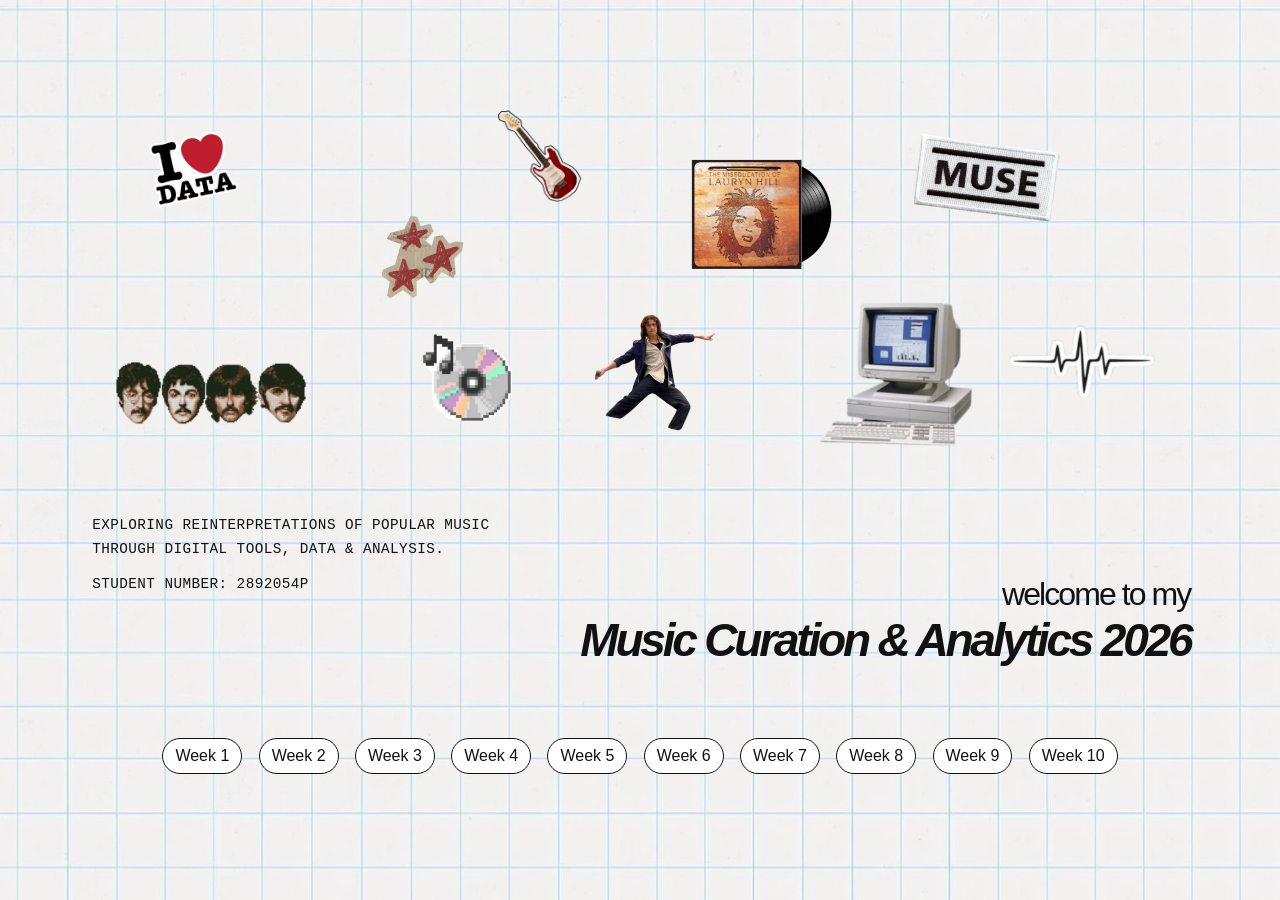
<file: index.html>
<!DOCTYPE html>
<html lang="en">
   <head>
       <meta charset="UTF-8" />
       <meta name="viewport" content="width=device-width, initial-scale=1.0" />
       <title>Music Curation &amp; Analytics 2026</title>
       <link rel="stylesheet" href="style.css">
   </head>
   
   <body>
     
     <main class="homepage">
       
      <div class="stickers">
         <img class="sticker data" src="assets/data.png" alt="I love data sticker">
         <img class="sticker stars" src="assets/stars.png" alt="Three red stars">
         <img class="sticker guitar" src="assets/guitar.png" alt="Red electric guitar">
         <img class="sticker lauryn" src="assets/lauryn.png" alt="Lauryn Hill vinyl">
         <img class="sticker muse" src="assets/muse.png" alt="Muse patch">
         <img class="sticker beatles" src="assets/beatles.png" alt="Pixel Beatles portraits">
         <img class="sticker cd" src="assets/cd.png" alt="Pixel cd disc">
         <img class="sticker ten" src="assets/ten.png" alt="10 things i hate about you">
         <img class="sticker computer" src="assets/computer.png" alt="Desktop computer">
         <img class="sticker wave" src="assets/wave.png" alt="Audio waveform">
      </div>
  
      <section class="intro">
         <p>EXPLORING REINTERPRETATIONS OF POPULAR MUSIC<br>THROUGH DIGITAL TOOLS, DATA &amp; ANALYSIS.</p>
         <p class="student">STUDENT NUMBER: 2892054P</p>
      </section>
           
      <header class="heading">
         <p>welcome to my</p>
         <h1>Music Curation &amp; Analytics 2026</h1>
      </header>

      <nav class="weeks">
         <a href="week1.html">Week 1</a>
         <a href="week2.html">Week 2</a>
         <a href="week3.html">Week 3</a>
         <a href="week4.html">Week 4</a>
         <a href="week5.html">Week 5</a>
         <a href="week6.html">Week 6</a>
         <a href="week7.html">Week 7</a>
         <a href="week8.html">Week 8</a>
         <a href="week9.html">Week 9</a>
         <a href="week10.html">Week 10</a>
      </nav>
        
   </main> 
       
</body>
</html>
</file>
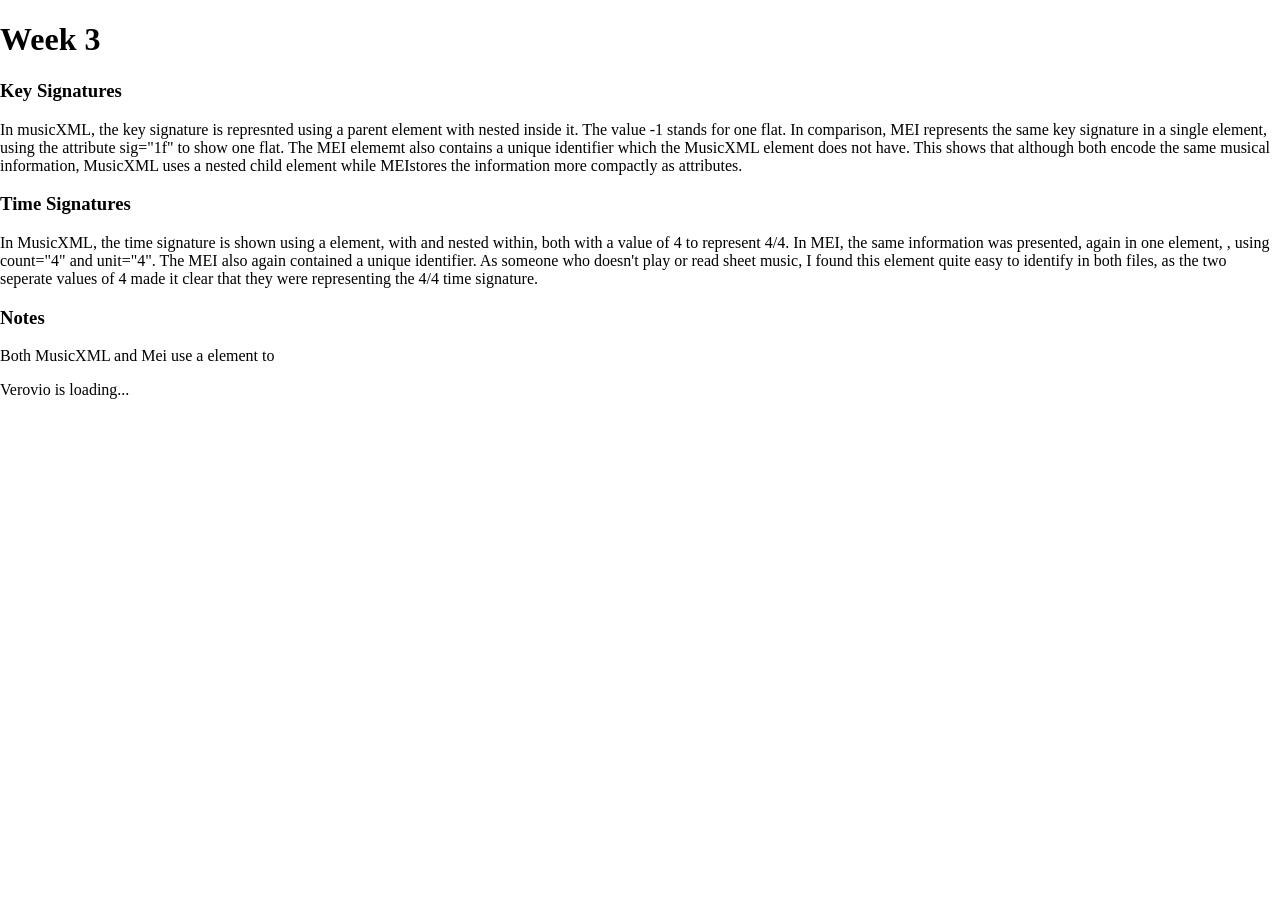
<file: verovio.html>
<!DOCTYPE html>
<html lang="en">
    <!-- Version 1.0 -->
<head>
    <meta charset="utf-8">
    <title>My Piece in Verovio</title>
    <style>
    html, body {
        width: 100%;
        height: 100%;
        margin: 0;
    }
    .box {
        display: flex;
        flex-flow: column;
        height: 100%;
    }
    .box .header {
       flex: 0 1 auto;
    }
    .box #app {
        flex: 1 1 auto;
    }
    </style>
</head>
<body>
    <div class="box">
    <div class="header">
        <h1>Week 3</h1>
        <h3>Key Signatures</h3>
        <p>In musicXML, the key signature is represnted using a <key> parent element with <fifths> nested inside it. The value -1 stands for one flat. In comparison, MEI represents the same key signature in a single <keySig> element, using the attribute sig="1f" to show one flat. The MEI elememt also contains a unique identifier which the MusicXML element does not have. This shows that although both encode the same musical information, MusicXML uses a nested child element while MEIstores the information more compactly as attributes.</p>
        <h3>Time Signatures</h3>
        <p>In MusicXML, the time signature is shown using a <time> element, with <beats> and <beat-type> nested within, both with a value of 4 to represent 4/4. In MEI, the same information was presented, again in one element, <metersig>, using count="4" and unit="4". The MEI also again contained a unique identifier. As someone who doesn't play or read sheet music, I found this element quite easy to identify in both files, as the two seperate values of 4 made it clear that they were representing the 4/4 time signature. </p> 
        <h3>Notes</h3>
        <p>Both MusicXML and Mei use a <note> element to</p>
     </div>
    <div id="app">Verovio is loading...</div>
    <script type="module">
        import 'https://www.verovio.org/javascript/app/verovio-app.js';
        
        const options = {
            defaultView: 'responsive', // default is 'responsive', alternative is 'document'
            defaultZoom: 3, // 0-7, default is 4
            enableResponsive: true, // default is true
            enableDocument: true // default is true
        }
        
        // A MusicXML file
        var file = 'YesterdayUC (1).mei'; //Replace this with your own MEI file, but remember that JavaScript is case sensitive!
        // A MEI file
        //var file = 'https://www.verovio.org/editor/brahms.mei';
        
        const app = new Verovio.App(document.getElementById("app"), options);
        fetch(file)
            .then(function(response) {
                return response.text();
            })
            .then(function(text) {
                app.loadData(text);
            });
    </script>
    </div>
</body>
</html>
</file>
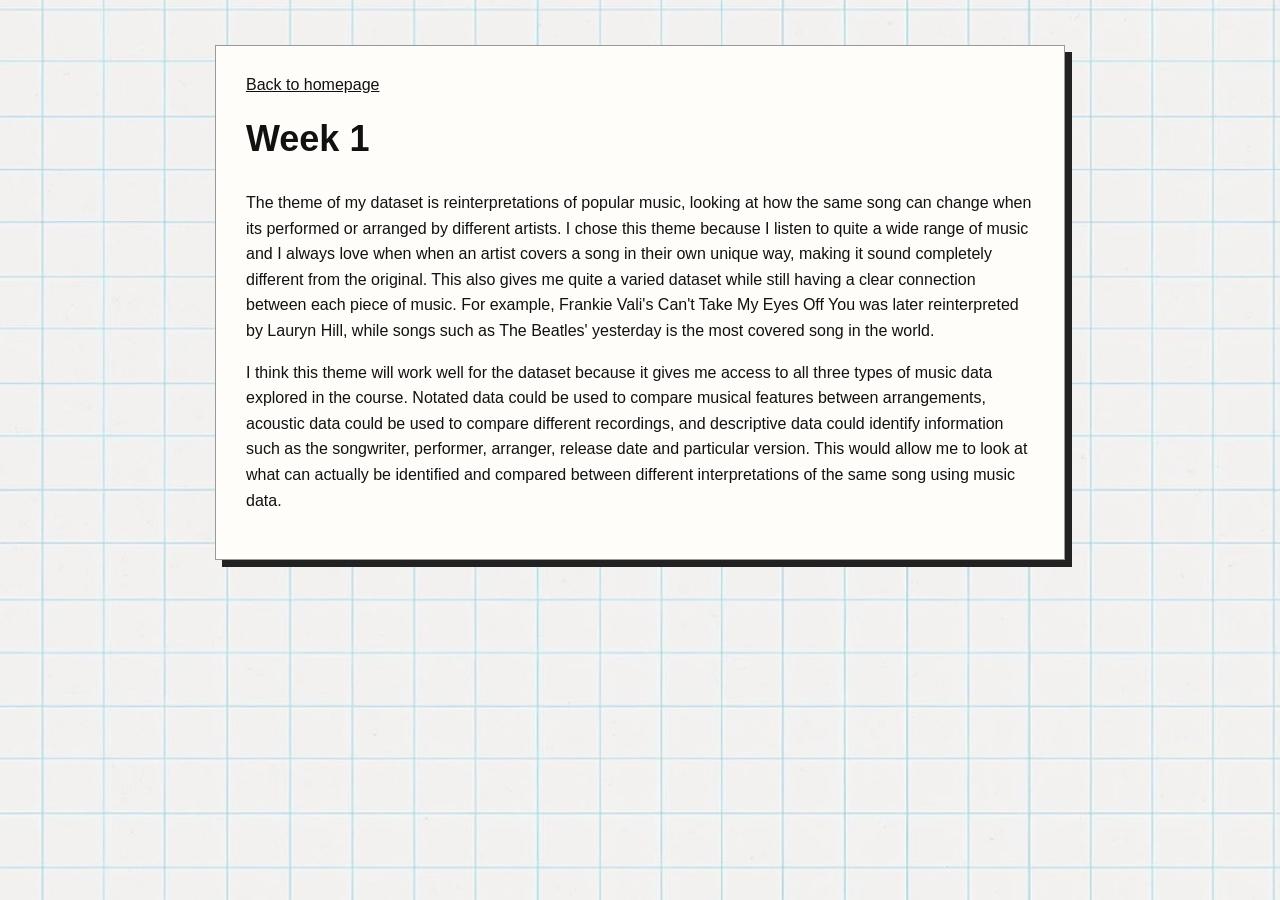
<file: week1.html>
<!DOCTYPE html>
<html>
   <head>
       <meta charset="UTF-8" />
       <meta name="viewport" content="width=device-width, initial-scale=1.0" />
       <title>Week 1 Portfolio</title>
       <link rel="stylesheet" href="style.css" />

       <style>
          .paper{max-width:850px;margin:5vh auto;padding:30px;background:#fffdf9;border:1px solid #999;box-shadow:7px 7px 0 #222}
          .paper h1{font-size:36px}
          .paper a{color:#111}
          .paper section{margin-top:30px}
          .paper p{line-height:1.6}
       </style>
      
   </head>

   <body>
      <main class="paper">
       
       <a href="index.html">Back to homepage</a>

       <h1 id="title">Week 1</h1>

       <section>   
         <p>The theme of my dataset is reinterpretations of popular music, looking at how the same song can change when its performed or arranged by different artists. I chose this theme because I listen to quite a wide range of music and I always love when when an artist covers a song in their own unique way, making it sound completely different from the original. This also gives me quite a varied dataset while still having a clear connection between each piece of music. For example, Frankie Vali's Can't Take My Eyes Off You was later reinterpreted by Lauryn Hill, while songs such as The Beatles' yesterday is the most covered song in the world.</p>
         <p>I think this theme will work well for the dataset because it gives me access to all three types of music data explored in the course. Notated data could be used to compare musical features between arrangements, acoustic data could be used to compare different recordings, and descriptive data could identify information such as the songwriter, performer, arranger, release date and particular version. This would allow me to look at what can actually be identified and compared between different interpretations of the same song using music data.</p>
       </section>

     </main>  
   </body>
</html>
</file>
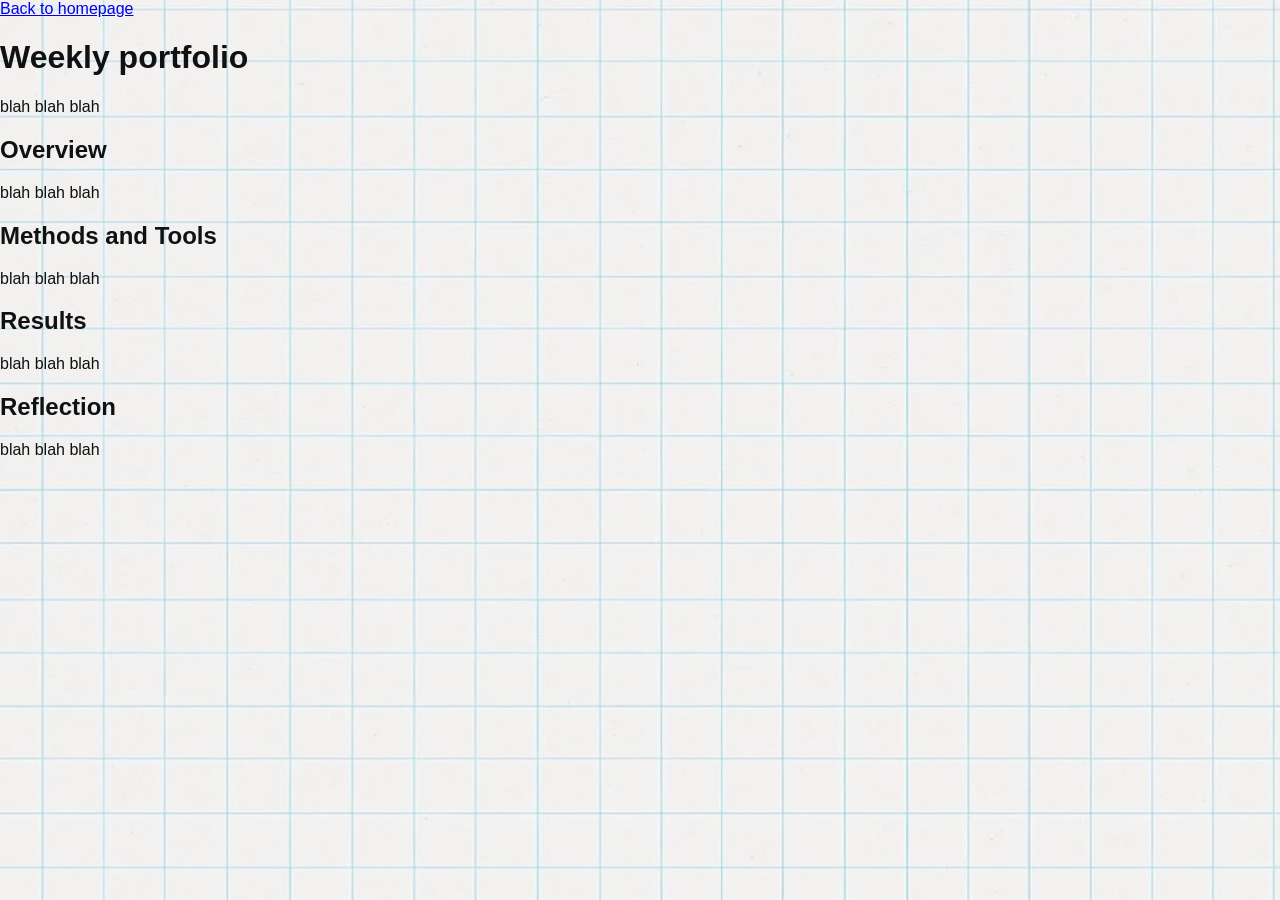
<file: week10.html>
<!DOCTYPE html>
<html>
   <head>
       <meta charset="UTF-8" />
       <meta name="viewport" content="width=device-width, initial-scale=1.0" />
      
       <title>Week 10 Portfolio</title>
     
       <link rel="stylesheet" href="style.css" />

   </head>


   <body>

     <main class="paper">
       
       <a href="index.html">Back to homepage</a>

       <h1 id="title">Weekly portfolio</h1>

       <p>blah blah blah</p>

       <section>   
         <h2>Overview</h2>
         <p>blah blah blah</p>
       </section>

       <section>   
         <h2>Methods and Tools</h2>
         <p>blah blah blah</p>
       </section>

       <section>   
         <h2>Results</h2>
         <p>blah blah blah</p>
       </section>

       <section>   
         <h2>Reflection</h2>
         <p>blah blah blah</p>
       </section>
       
     </main>
       
   </body>
</html>
</file>
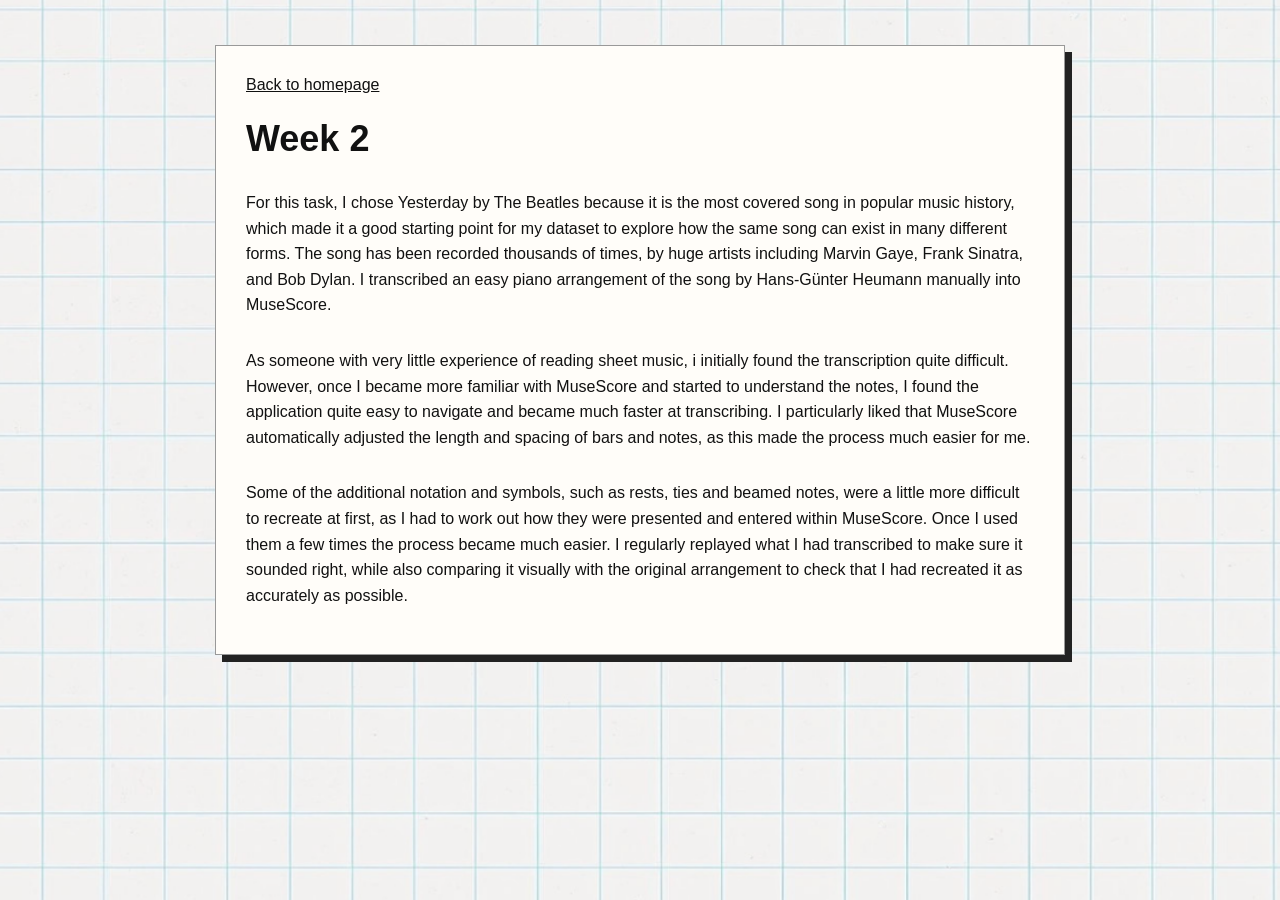
<file: week2.html>
<!DOCTYPE html>
<html>
   <head>
       <meta charset="UTF-8" />
       <meta name="viewport" content="width=device-width, initial-scale=1.0" />
       <title>Week 2 Portfolio</title>
       <link rel="stylesheet" href="style.css" />

       <style>
          .paper{max-width:850px;margin:5vh auto;padding:30px;background:#fffdf9;border:1px solid #999;box-shadow:7px 7px 0 #222}
          .paper h1{font-size:36px}
          .paper a{color:#111}
          .paper section{margin-top:30px}
          .paper p{line-height:1.6}
       </style>
      
   </head>

   <body>
      <main class="paper">
       
       <a href="index.html">Back to homepage</a>

       <h1 id="title">Week 2</h1>

        <section>   
         <p>For this task, I chose Yesterday by The Beatles because it is the most covered song in popular music history, which made it a good starting point for my dataset to explore how the same song can exist in many different forms. The song has been recorded thousands of times, by huge artists including Marvin Gaye, Frank Sinatra, and Bob Dylan. I transcribed an easy piano arrangement of the song by Hans-Günter Heumann manually into MuseScore.</p>
        </section>

       <section>   
         <p>As someone with very little experience of reading sheet music, i initially found the transcription quite difficult. However, once I became more familiar with MuseScore and started to understand the notes, I found the application quite easy to navigate and became much faster at transcribing. I particularly liked that MuseScore automatically adjusted the length and spacing of bars and notes, as this made the process much easier for me.</p>
       </section>

       <section> 
         <p>Some of the additional notation and symbols, such as rests, ties and beamed notes, were a little more difficult to recreate at first, as I had to work out how they were presented and entered within MuseScore. Once I used them a few times the process became much easier. I regularly replayed what I had transcribed to make sure it sounded right, while also comparing it visually with the original arrangement to check that I had recreated it as accurately as possible.</p>
       </section>

     </main>  
   </body>
</html>
</file>
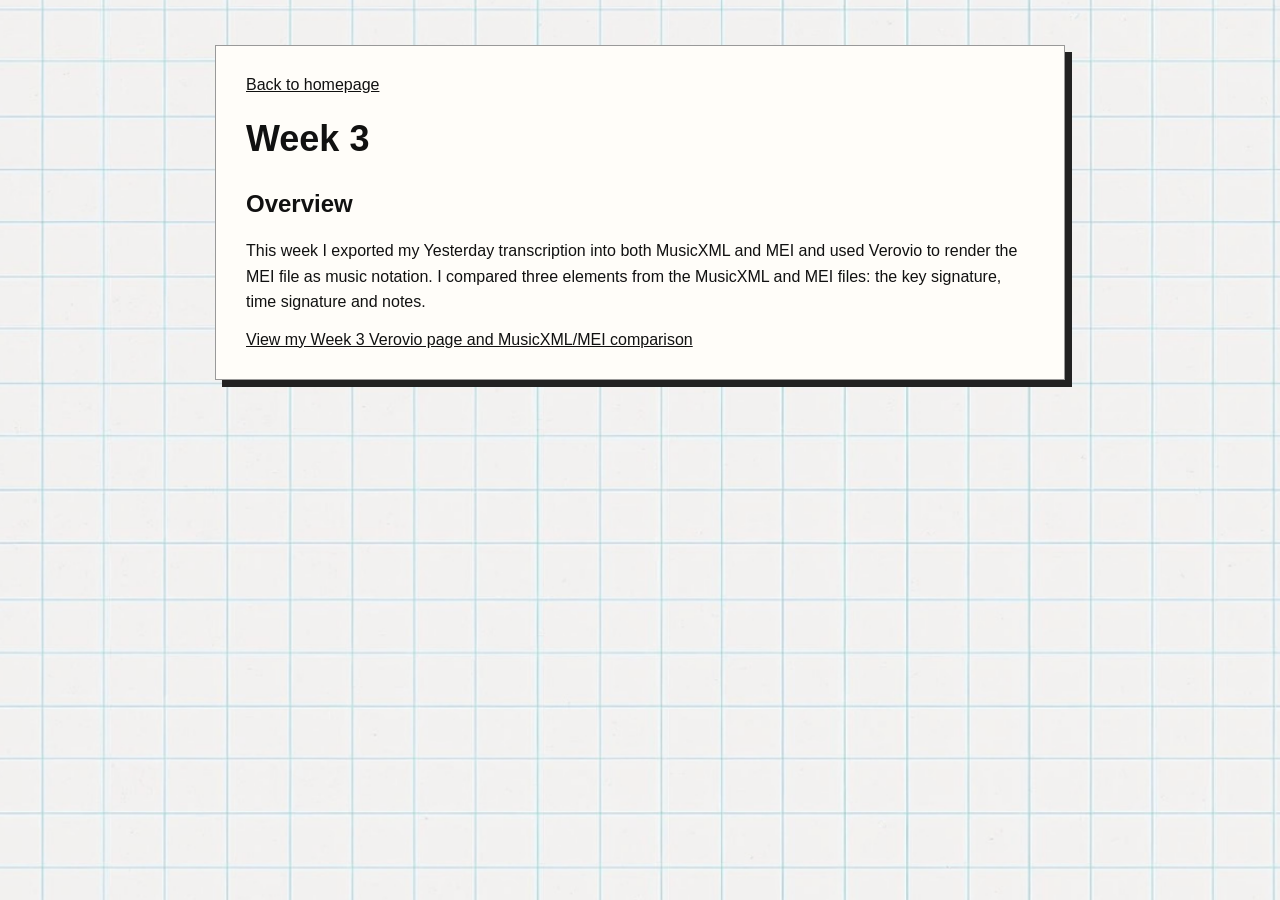
<file: week3.html>
<!DOCTYPE html>
<html>
   <head>
       <meta charset="UTF-8" />
       <meta name="viewport" content="width=device-width, initial-scale=1.0" />
       <title>Week 3 Portfolio</title>
       <link rel="stylesheet" href="style.css" />

       <style>
          .paper{max-width:850px;margin:5vh auto;padding:30px;background:#fffdf9;border:1px solid #999;box-shadow:7px 7px 0 #222}
          .paper h1{font-size:36px}
          .paper a{color:#111}
          .paper section{margin-top:30px}
          .paper p{line-height:1.6}
       </style>
      
   </head>

   <body>
      <main class="paper">
       
       <a href="index.html">Back to homepage</a>

       <h1 id="title">Week 3</h1>

       <section>   
         <h2>Overview</h2>
         <p>This week I exported my Yesterday transcription into both MusicXML and MEI and used Verovio to render the MEI file as music notation. I compared three elements from the MusicXML and MEI files: the key signature, time signature and notes.</p> 
         <a href="verovio.html">View my Week 3 Verovio page and MusicXML/MEI comparison</a>
       </section>

     </main>  
   </body>
</html>
</file>
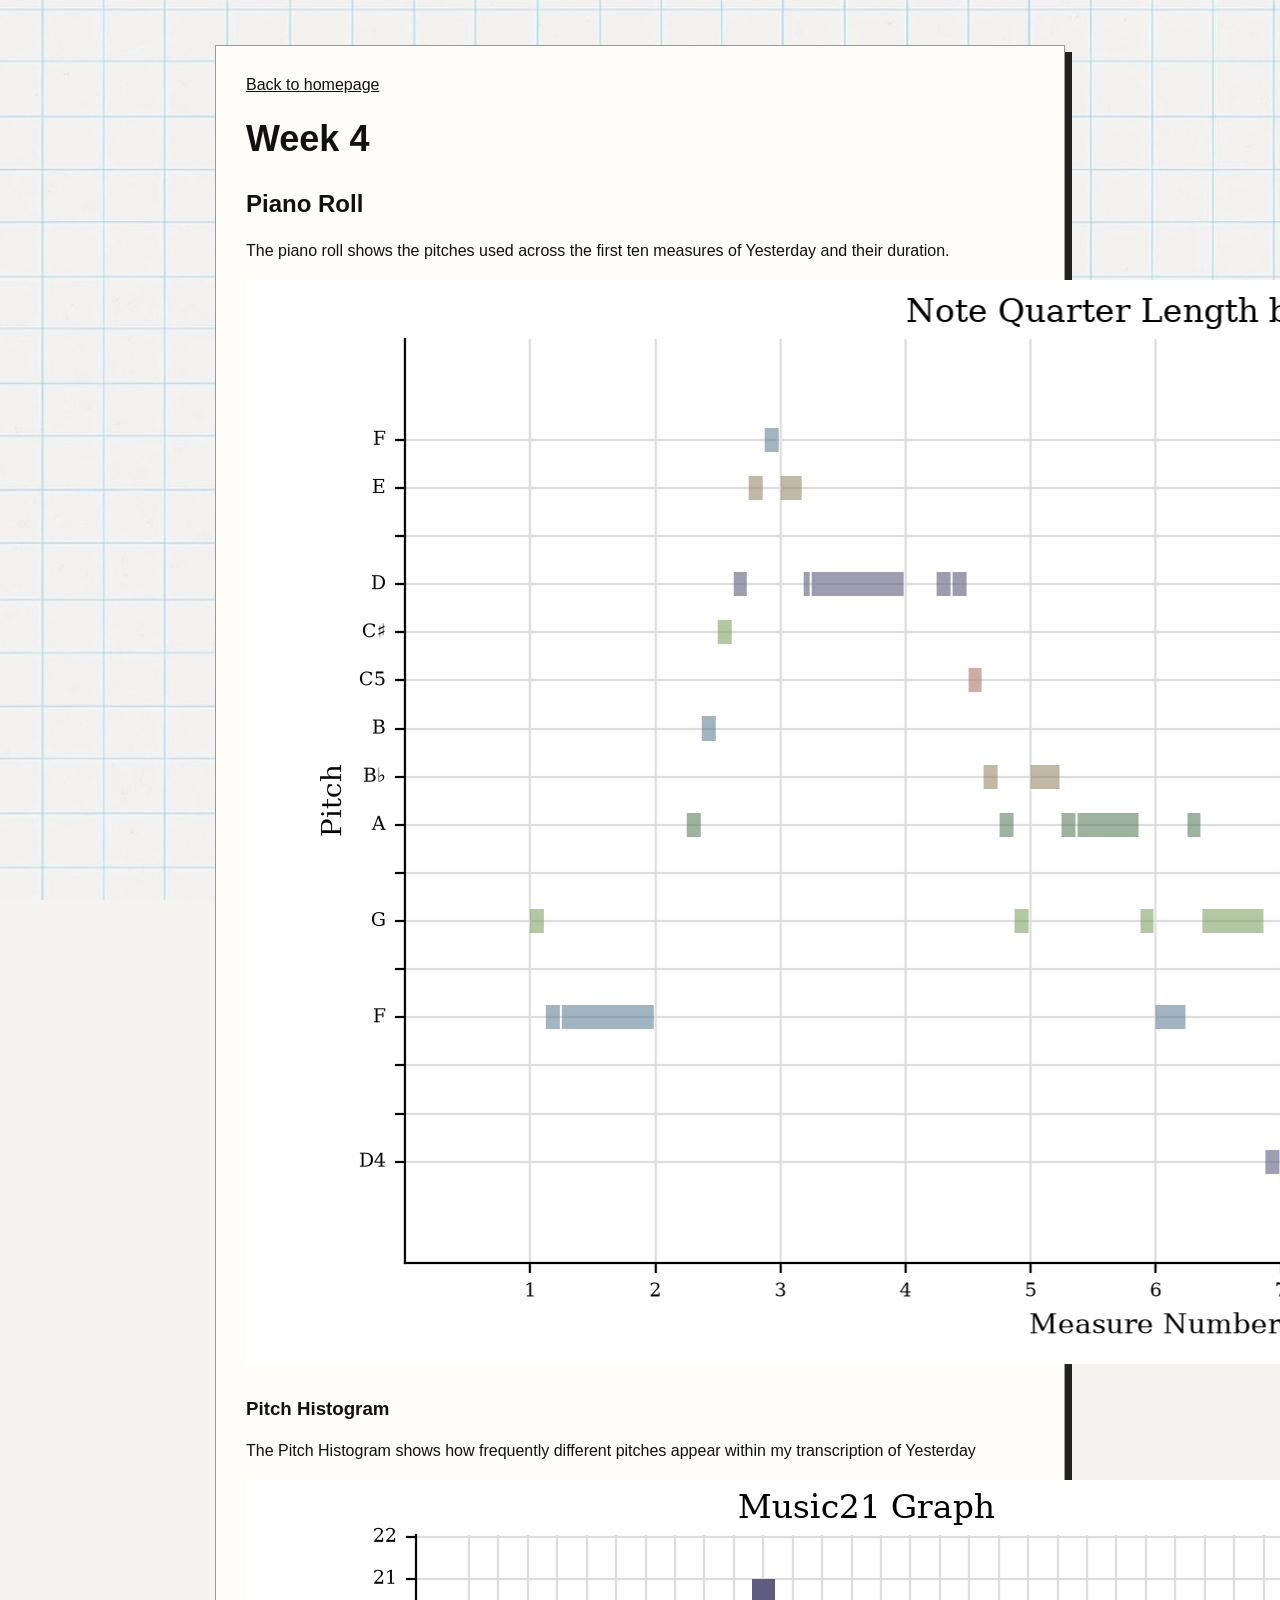
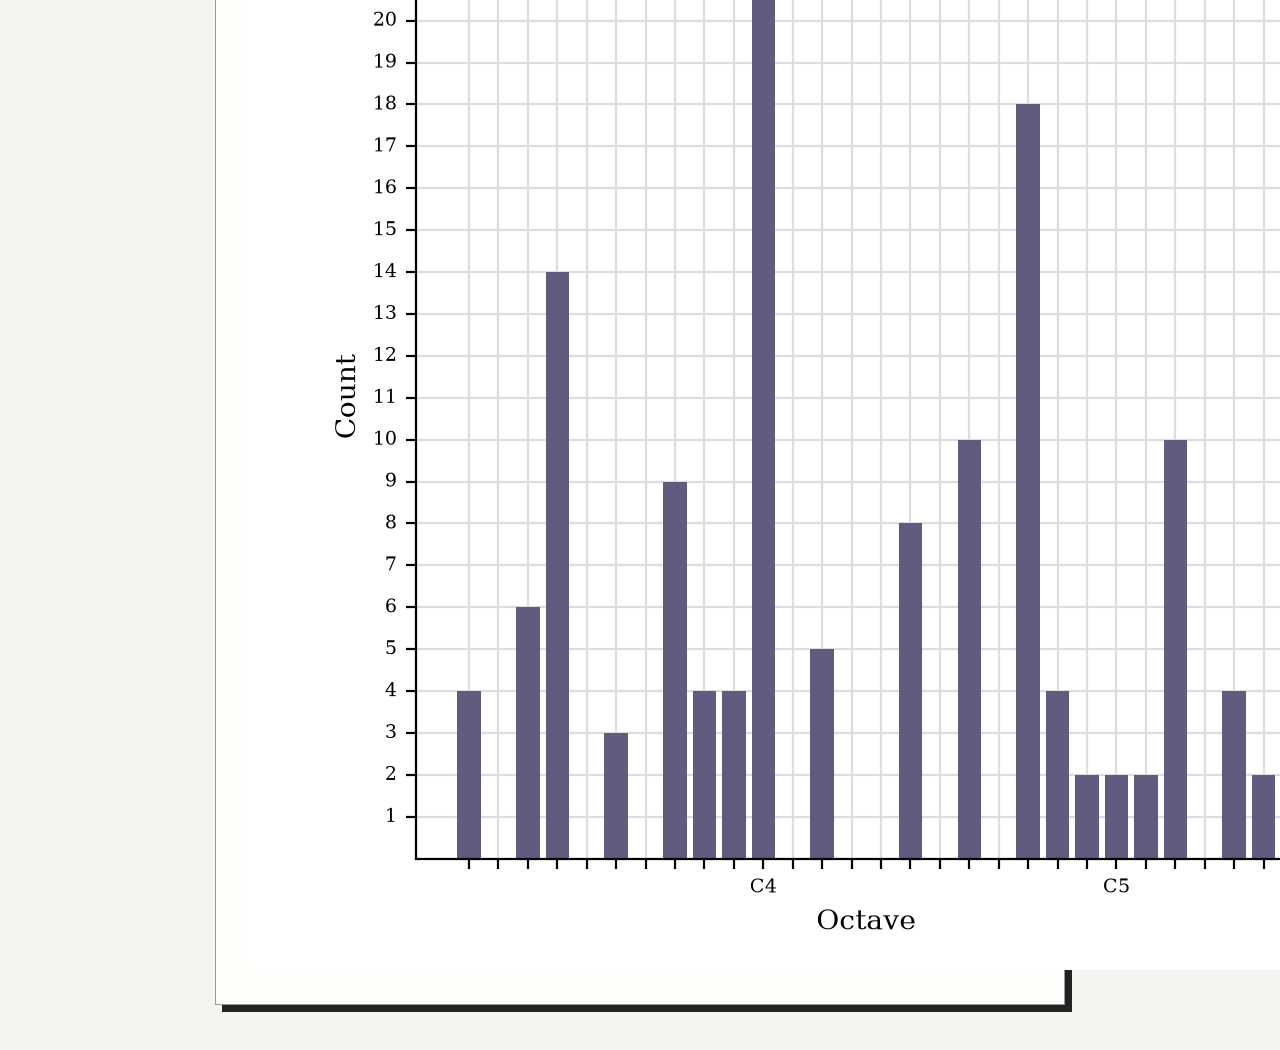
<file: week4.html>
<!DOCTYPE html>
<html>
   <head>
       <meta charset="UTF-8" />
       <meta name="viewport" content="width=device-width, initial-scale=1.0" />
       <title>Week 4 Portfolio</title>
       <link rel="stylesheet" href="style.css" />

       <style>
          .paper{max-width:850px;margin:5vh auto;padding:30px;background:#fffdf9;border:1px solid #999;box-shadow:7px 7px 0 #222}
          .paper h1{font-size:36px}
          .paper a{color:#111}
          .paper section{margin-top:30px}
          .paper p{line-height:1.6}
       </style>
      
   </head>

   <body>
      <main class="paper">
       
       <a href="index.html">Back to homepage</a>

       <h1 id="title">Week 4</h1>

       <section>   
         <h2>Piano Roll</h2>
         <p>The piano roll shows the pitches used across the first ten measures of Yesterday and their duration.</p>
         <img src="pianoRoll" alt="Piano Roll of Yesterday">
       </section>

       <section>   
         <h3>Pitch Histogram</h3>
         <p>The Pitch Histogram shows how frequently different pitches appear within my transcription of Yesterday</p>
         <img src="pitchHistogram" alt="Pitch Histogram of Yesterday">
       </section>

     </main>  
   </body>
</html>
</file>
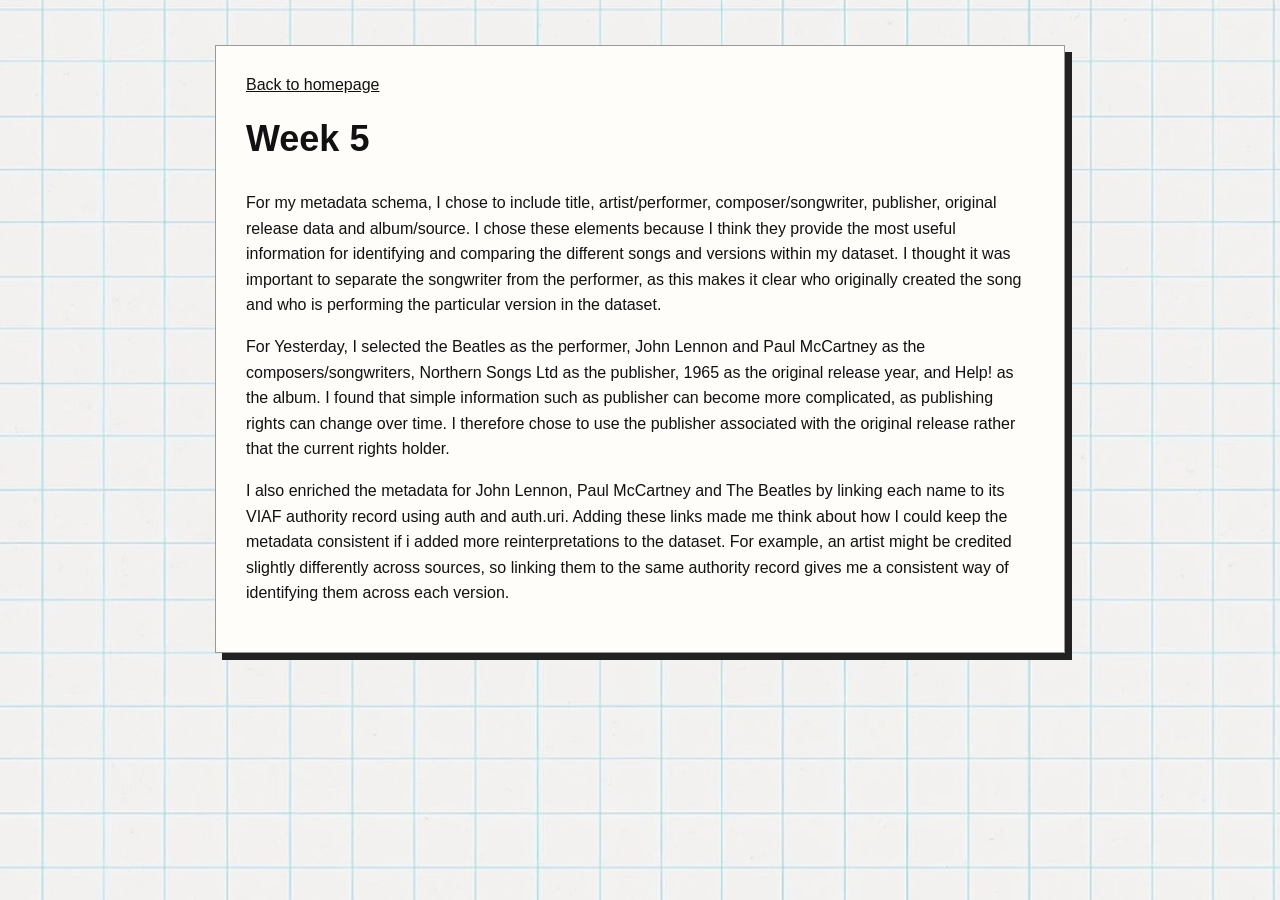
<file: week5.html>
<!DOCTYPE html>
<html>
   <head>
       <meta charset="UTF-8" />
       <meta name="viewport" content="width=device-width, initial-scale=1.0" />
       <title>Week 5 Portfolio</title>
       <link rel="stylesheet" href="style.css" />

       <style>
          .paper{max-width:850px;margin:5vh auto;padding:30px;background:#fffdf9;border:1px solid #999;box-shadow:7px 7px 0 #222}
          .paper h1{font-size:36px}
          .paper a{color:#111}
          .paper section{margin-top:30px}
          .paper p{line-height:1.6}
       </style>
      
   </head>

   <body>
      <main class="paper">
       
       <a href="index.html">Back to homepage</a>

       <h1 id="title">Week 5</h1>

       <section>   
         <p>For my metadata schema, I chose to include title, artist/performer, composer/songwriter, publisher, original release data and album/source. I chose these elements because I think they provide the most useful information for identifying and comparing the different songs and versions within my dataset. I thought it was important to separate the songwriter from the performer, as this makes it clear who originally created the song and who is performing the particular version in the dataset.</p>
         <p>For Yesterday, I selected the Beatles as the performer, John Lennon and Paul McCartney as the composers/songwriters, Northern Songs Ltd as the publisher, 1965 as the original release year, and Help! as the album. I found that simple information such as publisher can become more complicated, as publishing rights can change over time. I therefore chose to use the publisher associated with the original release rather that the current rights holder.</p>
         <p>I also enriched the metadata for John Lennon, Paul McCartney and The Beatles by linking each name to its VIAF authority record using auth and auth.uri. Adding these links made me think about how I could keep the metadata consistent if i added more reinterpretations to the dataset. For example, an artist might be credited slightly differently across sources, so linking them to the same authority record gives me a consistent way of identifying them across each version.</p>
       </section>

     </main>  
   </body>
</html>
</file>
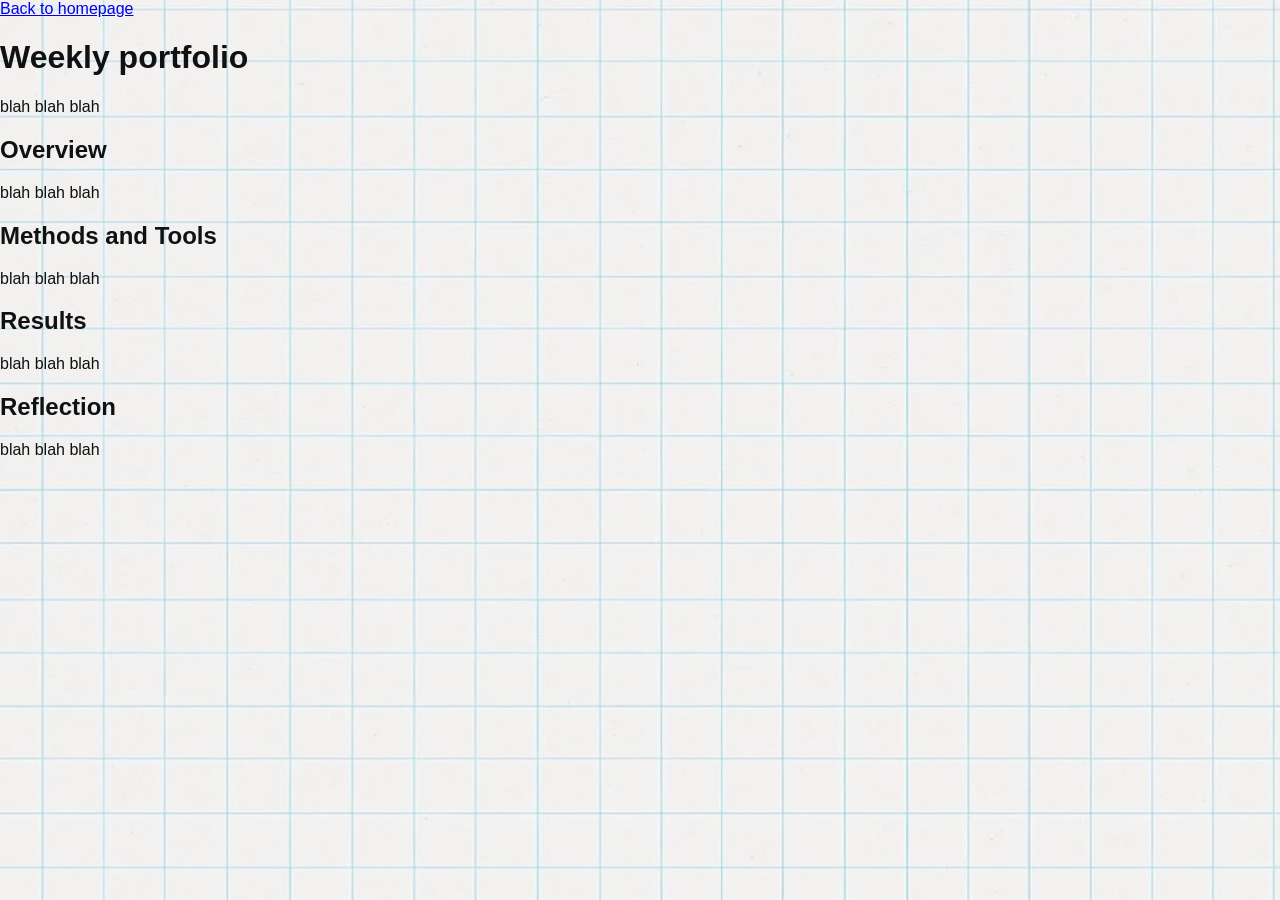
<file: week6.html>
<!DOCTYPE html>
<html>
   <head>
       <meta charset="UTF-8" />
       <meta name="viewport" content="width=device-width, initial-scale=1.0" />
      
       <title>Week 6 Portfolio</title>
     
       <link rel="stylesheet" href="style.css" />

   </head>


   <body>

     <main class="paper">
       
       <a href="index.html">Back to homepage</a>

       <h1 id="title">Weekly portfolio</h1>

       <p>blah blah blah</p>

       <section>   
         <h2>Overview</h2>
         <p>blah blah blah</p>
       </section>

       <section>   
         <h2>Methods and Tools</h2>
         <p>blah blah blah</p>
       </section>

       <section>   
         <h2>Results</h2>
         <p>blah blah blah</p>
       </section>

       <section>   
         <h2>Reflection</h2>
         <p>blah blah blah</p>
       </section>
       
     </main>
       
   </body>
</html>
</file>
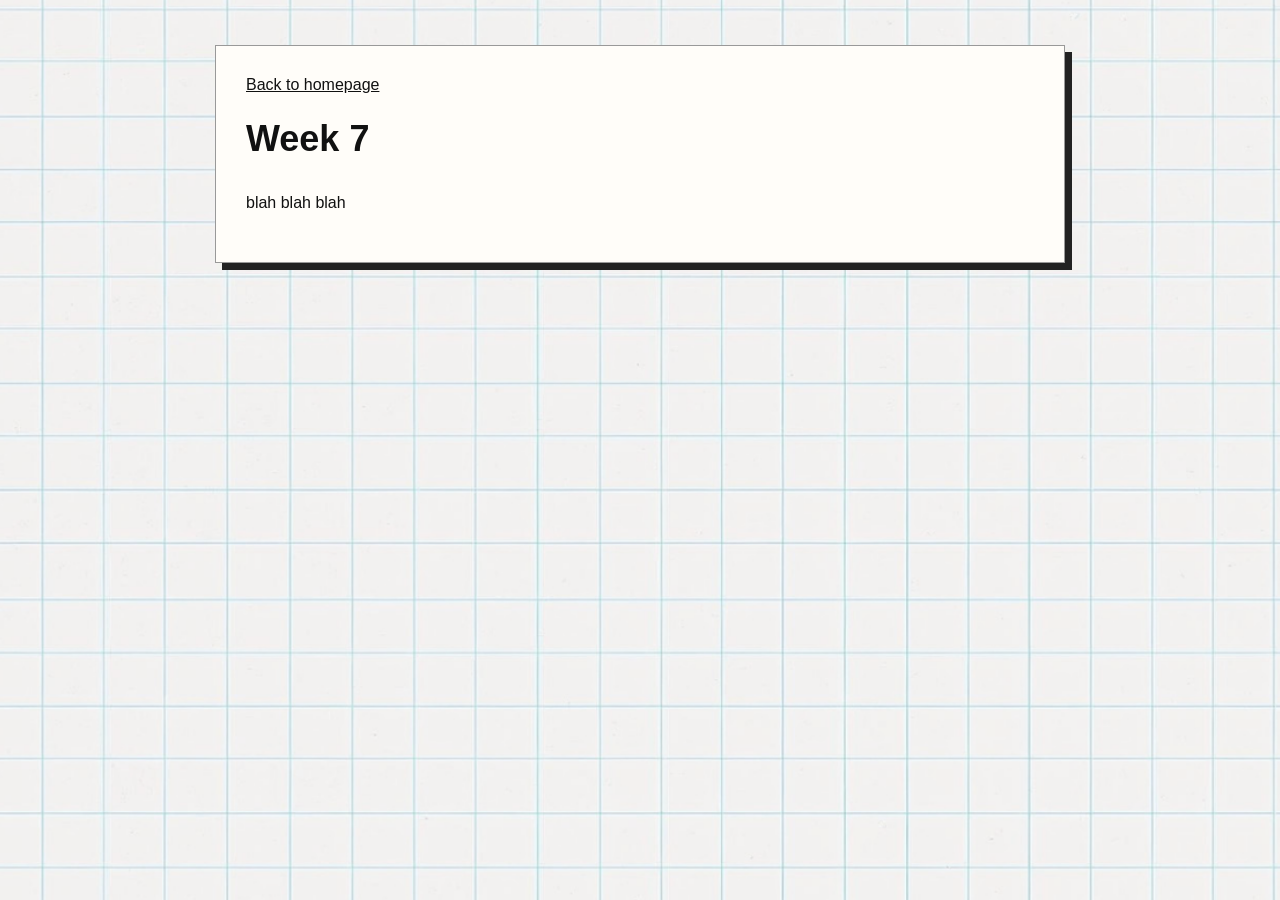
<file: week7.html>
<!DOCTYPE html>
<html>
   <head>
       <meta charset="UTF-8" />
       <meta name="viewport" content="width=device-width, initial-scale=1.0" />
       <title>Week 7 Portfolio</title>
       <link rel="stylesheet" href="style.css" />

       <style>
          .paper{max-width:850px;margin:5vh auto;padding:30px;background:#fffdf9;border:1px solid #999;box-shadow:7px 7px 0 #222}
          .paper h1{font-size:36px}
          .paper a{color:#111}
          .paper section{margin-top:30px}
          .paper p{line-height:1.6}
       </style>
      
   </head>

   <body>
      <main class="paper">
       
       <a href="index.html">Back to homepage</a>

       <h1 id="title">Week 7</h1>

       <section>   
         <p>blah blah blah</p>
       </section>

     </main>  
   </body>
</html>
</file>
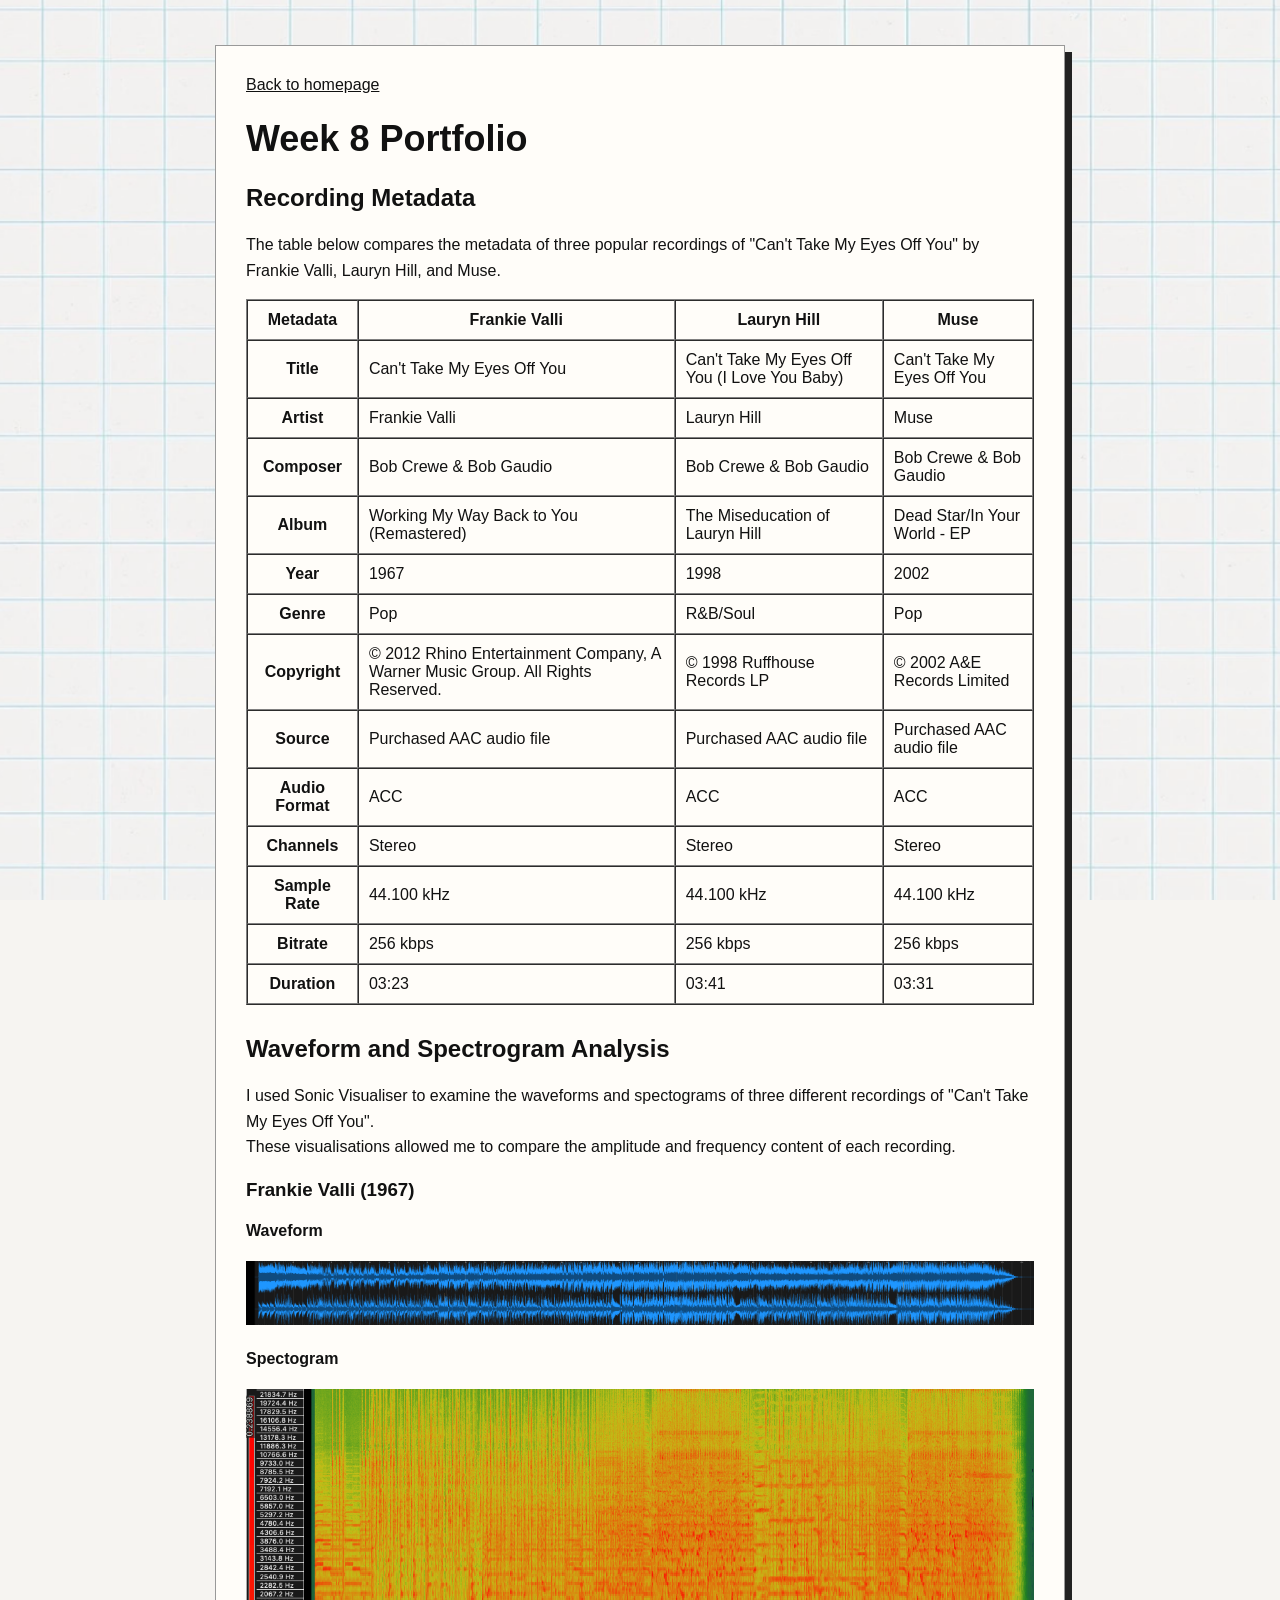
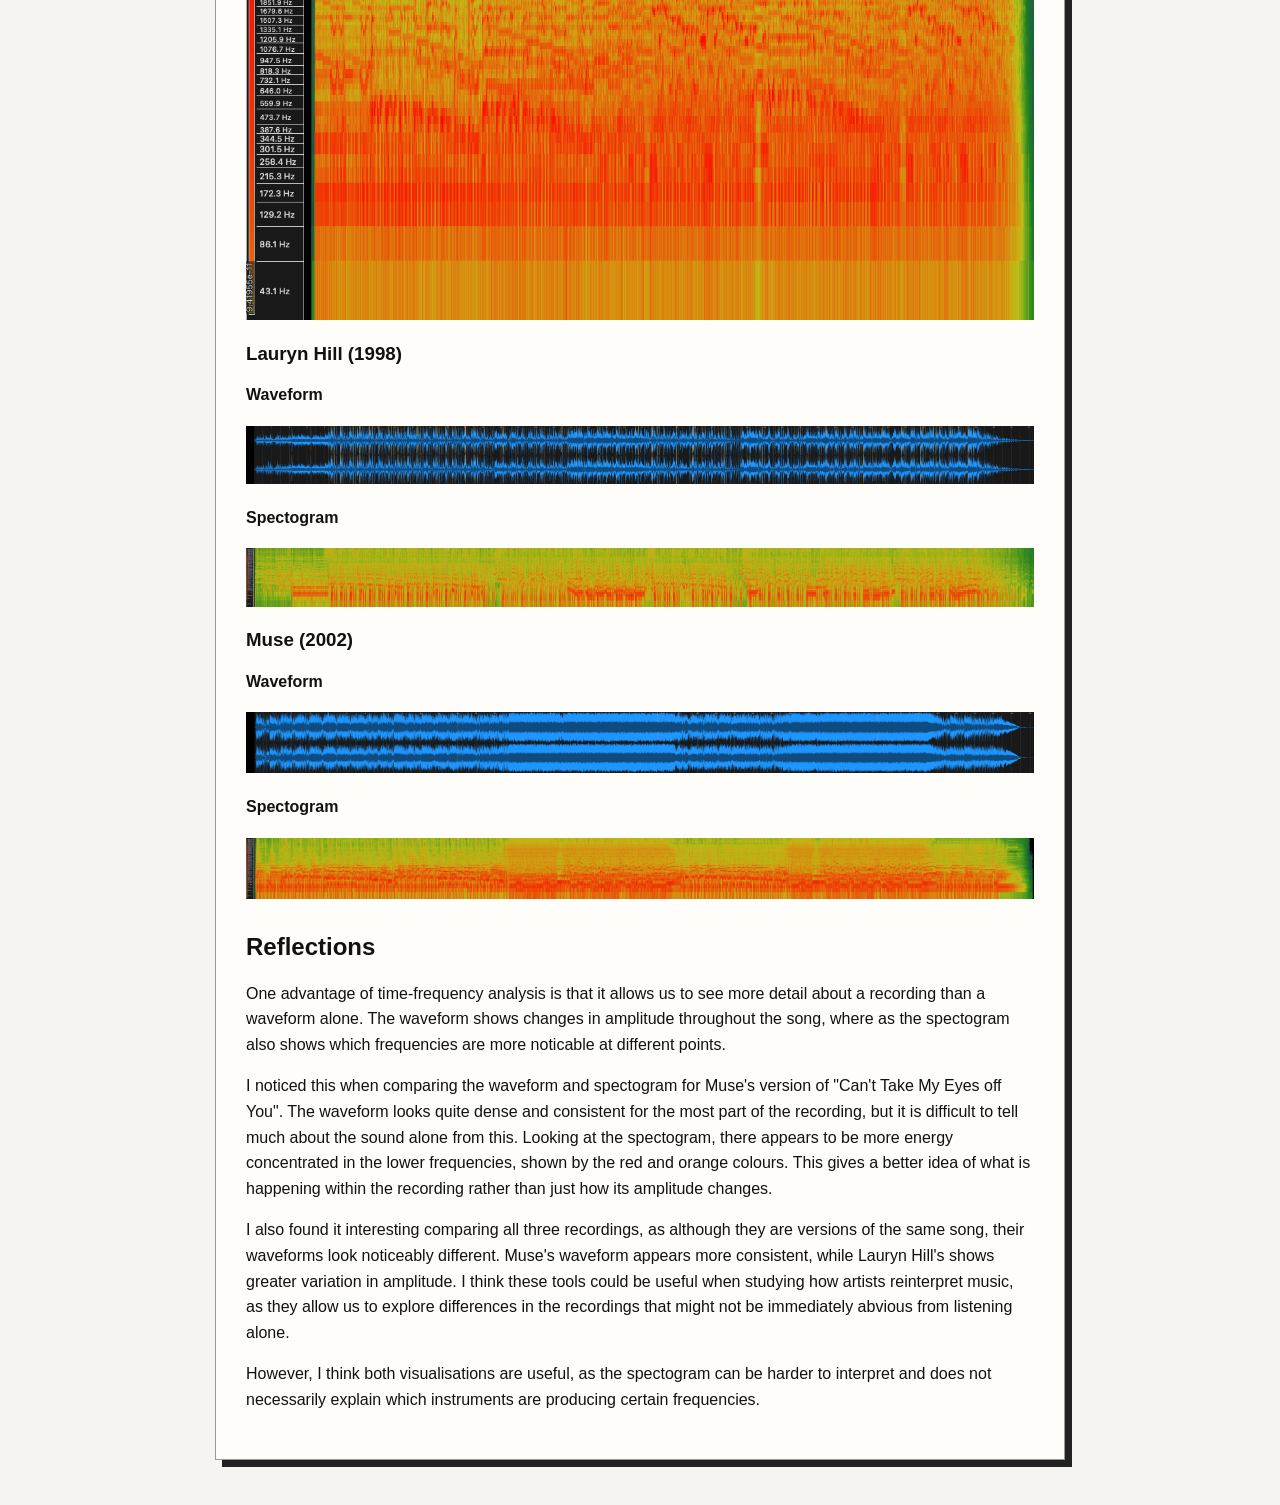
<file: week8.html>
<!DOCTYPE html>
<html>
   <head>
       <meta charset="UTF-8" />
       <meta name="viewport" content="width=device-width, initial-scale=1.0" />
       <title>Week 8 Portfolio</title>
       <link rel="stylesheet" href="style.css" />

       <style>
          .paper{max-width:850px;margin:5vh auto;padding:30px;background:#fffdf9;border:1px solid #999;box-shadow:7px 7px 0 #222}
          .paper h1{font-size:36px}
          .paper a{color:#111}
          .paper section{margin-top:30px}
          .paper p{line-height:1.6}
       </style>
      
   </head>

   <body>
      <main class="paper">
       
       <a href="index.html">Back to homepage</a>

       <h1 id="title">Week 8 Portfolio</h1>
       <h2>Recording Metadata</h2>
       <p>The table below compares the metadata of three popular recordings of "Can't Take My Eyes Off You" by Frankie Valli, Lauryn Hill, and Muse.</p>

       <table border="1" cellpadding="10" cellspacing="0">
          
          <tr>
             <th>Metadata</th>
             <th>Frankie Valli</th>
             <th>Lauryn Hill</th>
             <th>Muse</th>
          </tr>

          <tr>
             <th>Title</th>
             <td>Can't Take My Eyes Off You</td>
             <td>Can't Take My Eyes Off You (I Love You Baby)</td>
             <td>Can't Take My Eyes Off You</td>
          </tr>
          
          <tr>
             <th>Artist</th>
             <td>Frankie Valli</td>
             <td>Lauryn Hill</td>
             <td>Muse</td>
          </tr>
          
          <tr>
             <th>Composer</th>
             <td>Bob Crewe &amp; Bob Gaudio</td>
             <td>Bob Crewe &amp; Bob Gaudio</td>
             <td>Bob Crewe &amp; Bob Gaudio</td>
          </tr>
          
          <tr>
             <th>Album</th>
             <td>Working My Way Back to You (Remastered)</td>
             <td>The Miseducation of Lauryn Hill</td>
             <td>Dead Star/In Your World - EP</td>
          </tr>
          
          <tr>
             <th>Year</th>
             <td>1967</td>
             <td>1998</td>
             <td>2002</td>
          </tr>
          
          <tr>
             <th>Genre</th>
             <td>Pop</td>
             <td>R&amp;B/Soul</td>
             <td>Pop</td>
          </tr>
          
          <tr>
             <th>Copyright</th>
             <td>© 2012 Rhino Entertainment Company, A Warner Music Group. All Rights Reserved.</td>
             <td>© 1998 Ruffhouse Records LP</td>
             <td>© 2002 A&E Records Limited</td>
          </tr>
          
          <tr>
             <th>Source</th>
             <td>Purchased AAC audio file</td>
             <td>Purchased AAC audio file</td>
             <td>Purchased AAC audio file</td>
          </tr>
          
          <tr>
             <th>Audio Format</th>
             <td>ACC</td>
             <td>ACC</td>
             <td>ACC</td>
          </tr>
          
          <tr>
             <th>Channels</th>
             <td>Stereo</td>
             <td>Stereo</td>
             <td>Stereo</td>
          </tr>
          
          <tr>
             <th>Sample Rate</th>
             <td>44.100 kHz</td>
             <td>44.100 kHz</td>
             <td>44.100 kHz</td>
          </tr>
          
          <tr>
             <th>Bitrate</th>
             <td>256 kbps</td>
             <td>256 kbps</td>
             <td>256 kbps</td>
          </tr>
          
          <tr>
             <th>Duration</th>
             <td>03:23</td>
             <td>03:41</td>
             <td>03:31</td>
          </tr>
          
       </table>
         
       <section>   
         <h2>Waveform and Spectrogram Analysis</h2>
         <p>I used Sonic Visualiser to examine the waveforms and spectograms of three different recordings of "Can't Take My Eyes Off You".<br>These visualisations allowed me to compare the amplitude and frequency content of each recording.</p>

          <h3>Frankie Valli (1967)</h3>
          <h4>Waveform</h4>
          <img src="assets/FrankieValli_Waveform.png" alt="Waveform of Frankie Valli's Can't Take My Eyes Off You" width="100%">
          <h4>Spectogram</h4>
          <img src="assets/FrankieValli_Spectrogram.png" alt="Spectogram of Frankie Valli's Can't Take My Eyes Off You" width="100%">
          
          <h3>Lauryn Hill (1998)</h3>
          <h4>Waveform</h4>
          <img src="assets/LaurynHill_Waveform.png" alt="Waveform of Lauryn Hill's Can't Take My Eyes Off You (I Love You Baby)" width="100%">
          <h4>Spectogram</h4>
          <img src="assets/LaurynHill_Spectrogram.png" alt="Spectogram of Lauryn Hill's Can't Take My Eyes Off You (I Love You Baby)" width="100%">
          
          <h3>Muse (2002)</h3>
          <h4>Waveform</h4>
          <img src="assets/Muse_Waveform.png" alt="Waveform of Muse's Can't Take My Eyes Off You" width="100%">
          <h4>Spectogram</h4>
          <img src="assets/Muse_Spectrogram.png" alt="Spectogram of Muse's Can't Take My Eyes Off You" width="100%">
          
       </section>

       <section>   
          
         <h2>Reflections</h2>
         <p>One advantage of time-frequency analysis is that it allows us to see more detail about a recording than a waveform alone. The waveform shows changes in amplitude throughout the song, where as the spectogram also shows which frequencies are more noticable at different points.</p>
         <p>I noticed this when comparing the waveform and spectogram for Muse's version of "Can't Take My Eyes off You". The waveform looks quite dense and consistent for the most part of the recording, but it is difficult to tell much about the sound alone from this. Looking at the spectogram, there appears to be more energy concentrated in the lower frequencies, shown by the red and orange colours. This gives a better idea of what is happening within the recording rather than just how its amplitude changes.</p>
         <p>I also found it interesting comparing all three recordings, as although they are versions of the same song, their waveforms look noticeably different. Muse's waveform appears more consistent, while Lauryn Hill's shows greater variation in amplitude. I think these tools could be useful when studying how artists reinterpret music, as they allow us to explore differences in the recordings that might not be immediately abvious from listening alone.</p>
         <p>However, I think both visualisations are useful, as the spectogram can be harder to interpret and does not necessarily explain which instruments are producing certain frequencies.</p>
       
       </section>

     </main>  
   </body>
</html>
</file>
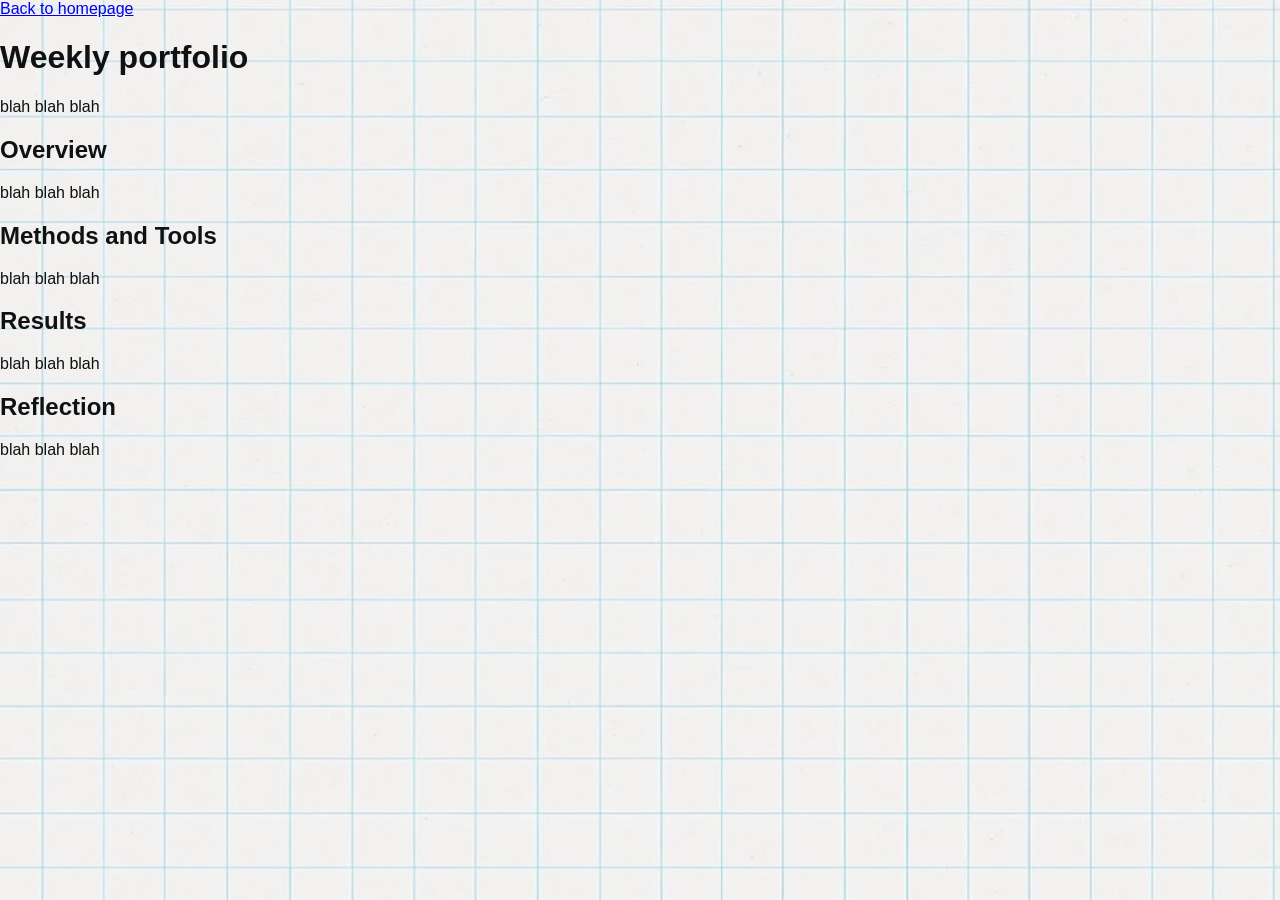
<file: week9.html>
<!DOCTYPE html>
<html>
   <head>
       <meta charset="UTF-8" />
       <meta name="viewport" content="width=device-width, initial-scale=1.0" />
      
       <title>Week 9 Portfolio</title>
     
       <link rel="stylesheet" href="style.css" />

   </head>


   <body>

     <main class="paper">
       
       <a href="index.html">Back to homepage</a>

       <h1 id="title">Weekly portfolio</h1>

       <p>blah blah blah</p>

       <section>   
         <h2>Overview</h2>
         <p>blah blah blah</p>
       </section>

       <section>   
         <h2>Methods and Tools</h2>
         <p>blah blah blah</p>
       </section>

       <section>   
         <h2>Results</h2>
         <p>blah blah blah</p>
       </section>

       <section>   
         <h2>Reflection</h2>
         <p>blah blah blah</p>
       </section>
       
     </main>
       
   </body>
</html>
</file>
<file: style.css>
/* Add your own CSS rules here */
* {
  box-sizing: border-box;
}

body {
  margin: 0;
  color: #111;
  font-family: Ariel, Helvetica, sans-serif;
  background: #f6f4f1;
}

/* Weekly background settings */

body:has(.paper) {
  background-image: url("assets/graph.png");
  background-size: cover; 
  background-position: center; 
  background-attachment: fixed; 
}

.homepage {
  position: relative;
  width: 100%;
  min-height: 100vh;
  aspect-ratio: 1536 / 874;
  background: url("assets/graph.png") center / 100% 100% no-repeat;
  overflow: hidden;
} 

.sticker { position: absolute; object-fit: contain; transition: filter .12s; }
.data { left: 11%; top: 13%; width: 8%; }
.stars { left: 27%; top: 20%; width: 12%; }
.guitar { left: 38%; top: 11%; width: 9%; }
.lauryn { left: 54%; top: 16%; width: 11%; }
.muse { left: 71%; top: 12%; width: 12%; }
.beatles { left: 9%; top: 33%; width: 15%; }
.cd { left: 33%; top: 37%; width: 7%; }
.ten { left: 46%; top: 34%; width: 10%; }
.computer { left: 64%; top: 33%; width: 12%; }
.wave { left: 78%; top: 31%; width: 13%; }

/* Sticker Animations */

@keyframes shake {
  0%, 100% { transform: translateY(-3px) rotate(-3deg); } /* move up and tilts left */
  25% { transform: translate(2px, -6px) rotate(2deg); } /* move slightly right and up */
  50% { transform: translate(-2px, -3px) rotate(-2deg); } /* moves left and tilts back */
  75% { transform: translate(2px, -5px) rotate(3deg); }/* moves right and tilts */
}


@keyframes spin { to { transform: rotate(360deg); } } /* end spin */

@media (hover: hover) {
  .sticker:hover { filter: drop-shadow(5px 5px 0 #333); animation: shake .4s steps(2) infinite; } /* black shadow and shake */
  .cd:hover { animation: spin 1.4s steps(12) infinite; } /* cd spin only */
}


.intro { position: absolute; top: 57%; left: 7.2%; font-family: 'Courier New', monospace; font-size: clamp(9px, 1.12vw, 18px); line-height: 1.7; letter-spacing: .03em; }
.intro p { margin: 0 0 7px; }
.intro .student { margin-top: 10px; }
.heading { position: absolute; top: 64%; right: 7%; text-align: right; }
.heading p { font-size: clamp(18px, 2.5vw, 40px); margin: 0; letter-spacing: -.06em; font-weight: 300; }
.heading h1 { font-size: clamp(22px, 3.6vw, 57px); font-style: italic; letter-spacing: -.07em; margin: 0; white-space: nowrap; }

.weeks { position: absolute; bottom: 14%; width: 100%; display: flex; justify-content: center; gap: 1.3%; flex-wrap: wrap; padding: 0 12px; }
.weeks a { color: #111; background: white; border: 1.5px solid #111; border-radius: 22px; padding: 8px 12px; font-size: clamp(12px, 1.25vw, 20px); text-decoration: none; transition: transform .12s, box-shadow .12s; }
.weeks a:hover, .weeks a:focus-visible { transform: translateY(-3px); box-shadow: 3px 4px 0 #222; }

@media (max-width: 750px) {
  .homepage { min-height: 800px; aspect-ratio: auto; background-size: auto 100%; }
  .sticker { transform: scale(1.1); }
  .intro { top: 51%; left: 6%; right: 6%; font-size: 12px; }
  .heading { top: 66%; left: 6%; right: 6%; text-align: left; }
  .heading h1 { white-space: normal; font-size: 31px; }
  .heading p { font-size: 23px; }
  .weeks { bottom: 4%; gap: 8px; }
  .weeks a { font-size: 14px; padding: 7px 11px; }
}
@media (prefers-reduced-motion: reduce) {
  .sticker, .weeks a { animation: none !important; transition: none; }
}
</file>
